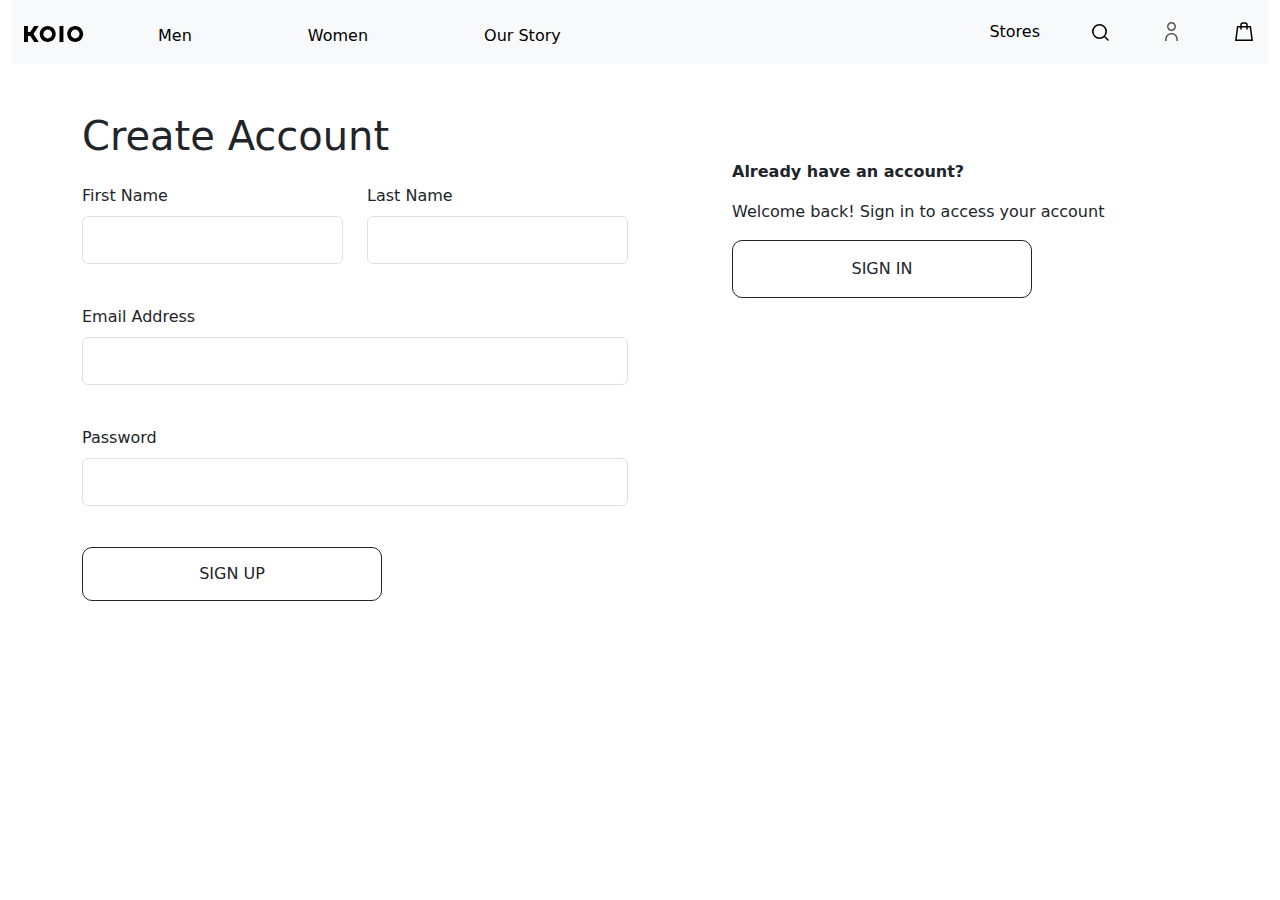
<file: login/registration.html>
<!DOCTYPE html>
<html lang="en">

<head>
    <meta charset="UTF-8">
    <meta name="viewport" content="width=device-width, initial-scale=1.0">

    <title>Create Account</title>
    <link rel="stylesheet" href="login.css">
    <link href="https://cdn.jsdelivr.net/npm/bootstrap@5.3.0/dist/css/bootstrap.min.css" rel="stylesheet">

</head>

<body>
    <section class="container-fluid" id="navbar">

        <nav class="navbar navbar-expand-lg bg-body-tertiary  ">
            <div class="container-fluid">
                <a class="navbar-brand" href="../index.html"><img src="../Koio/download (3).svg" class="img-fluid"
                        alt=""></a>
                <button class="navbar-toggler" type="button" data-bs-toggle="collapse"
                    data-bs-target="#navbarSupportedContent" aria-controls="navbarSupportedContent"
                    aria-expanded="false" aria-label="Toggle navigation">
                    <span class="navbar-toggler-icon"></span>
                </button>
                <div class="collapse navbar-collapse" id="navbarSupportedContent">
                    <ul class="navbar-nav me-auto mt-2 mb-2 mb-lg-0 " id="nav_list">
                        <li class="nav-item ">
                            <a class="nav-link " aria-current="page" href="./Menswear/menswear.html">Men</a>
                        </li>
                        <li class="nav-item">
                            <a class="nav-link" href="#">Women</a>
                        </li>
                        <li class="nav-item">
                            <a class="nav-link" href="#">Our Story</a>
                        </li>
                    </ul>
                    <ul class="navbar-nav me-auto mt-3 mb-5 mb-lg-0" id="extra_link">
                        <li class="nav-item">
                            <a class="nav-link " aria-current="page" href="#">Sign In</a>
                        </li>
                        <li class="nav-item">
                            <a class="nav-link" href="#">Sign UP</a>
                        </li>
                        <li class="nav-item">
                            <a class="nav-link" href="#">FAQ</a>
                        </li>
                    </ul>
                    <!-- <form class="d-flex" role="search">
                        <input class="form-control me-2" type="search" placeholder="Search" aria-label="Search" />
                        <button class="btn btn-outline-success" type="submit">Search</button>
                    </form> -->
                    <div class="d-flex align-items-center gap-5" id="right-icons">
                        <a href="" id="Stores"><i class="fa-solid fa-location-dot"></i>Stores</a>
                        <a href="" id="search"><img src="../Koio/download (10).svg" class="img-fluid" alt=""></i></a>
                        <a href="" id="user"><img src="../Koio/download (9).svg" class="img-fluid" alt=""></i></a>
                        <a href="" id="cart"><img src="../Koio/download (8).svg" class="img-fluid" alt=""></i></a>
                    </div>
                </div>

            </div>
        </nav>

    </section><!------End of navbar----------- -->
    <div class="container mt-5">
        <div class="row">

            <div class="col-12 col-md-6">
                <h1 class="title mb-4">Create Account</h1>

                <div class="signup-container">

                    <div class="row">
                        <div class="col-md-6">
                            <label class="mb-2">First Name</label>
                            <input type="text" class="form-control">
                        </div>
                        <div class="col-md-6">
                            <label class="mb-2">Last Name</label>
                            <input type="text" class="form-control">
                        </div>
                    </div>

                    <label class="mb-2 mt-3">Email Address</label>
                    <input type="email" class="form-control">

                    <label class="mb-2 mt-3">Password</label>
                    <input type="password" class="form-control">

                    <a href="./index.html"><button class="btn btn-outline-dark mt-3" id="signup_btn">SIGN UP</button></a>
                </div>
            </div>
            <div class="col-12 col-md-5 signin-box mt-5 mb-5">
                <p class="fw-semibold">Already have an account?</p>
                <p>Welcome back! Sign in to access your account</p>

                <a href="./index.html"><button class="btn btn-outline-dark px-5 py-3" id="signin_btn">SIGN IN</button></a>
            </div>

        </div>
    </div>

</body>

</html>
</file>
<file: login/login.css>
#right-icons a {
    text-decoration: none;
    color: black;
}

.nav-item a {
    color: black;
}

.nav-item a:hover {
    color: black;
    text-decoration: underline;
}

#right-icons a:hover {
    text-decoration: underline;
}

.login-title {
    font-size: 40px;
    font-weight: 500;
}

.login-box input {
    height: 50px;
    border-radius: 0;
}

#btn-black {
    width: 100%;
    padding: 14px;
    border-radius: 50px;
}

/* registration page css */
.form-control {
    height: 48px;
    border-radius: 0;
}

#signup_btn {
    border-radius: 10px;
}

.signup-container input {
    margin-bottom: 25px;
}

.signin-box {
    margin-left: 30px;
}

#signin_btn {
    width: 300px;
    padding: 14px;
    border-radius: 10px;
}

#signup_btn {
    width: 300px;
    padding: 14px;
    border-radius: 10px;
}

@media only screen and (min-width:1200px) {

    .signup-box {
        margin-left: 80px;

    }

    #extra_link {
        display: none;
    }

    #nav_list li {
        padding-left: 50px;
        padding-right: 50px;
    }

    .signin-box {
        margin-left: 80px;
    }

}
</file>
